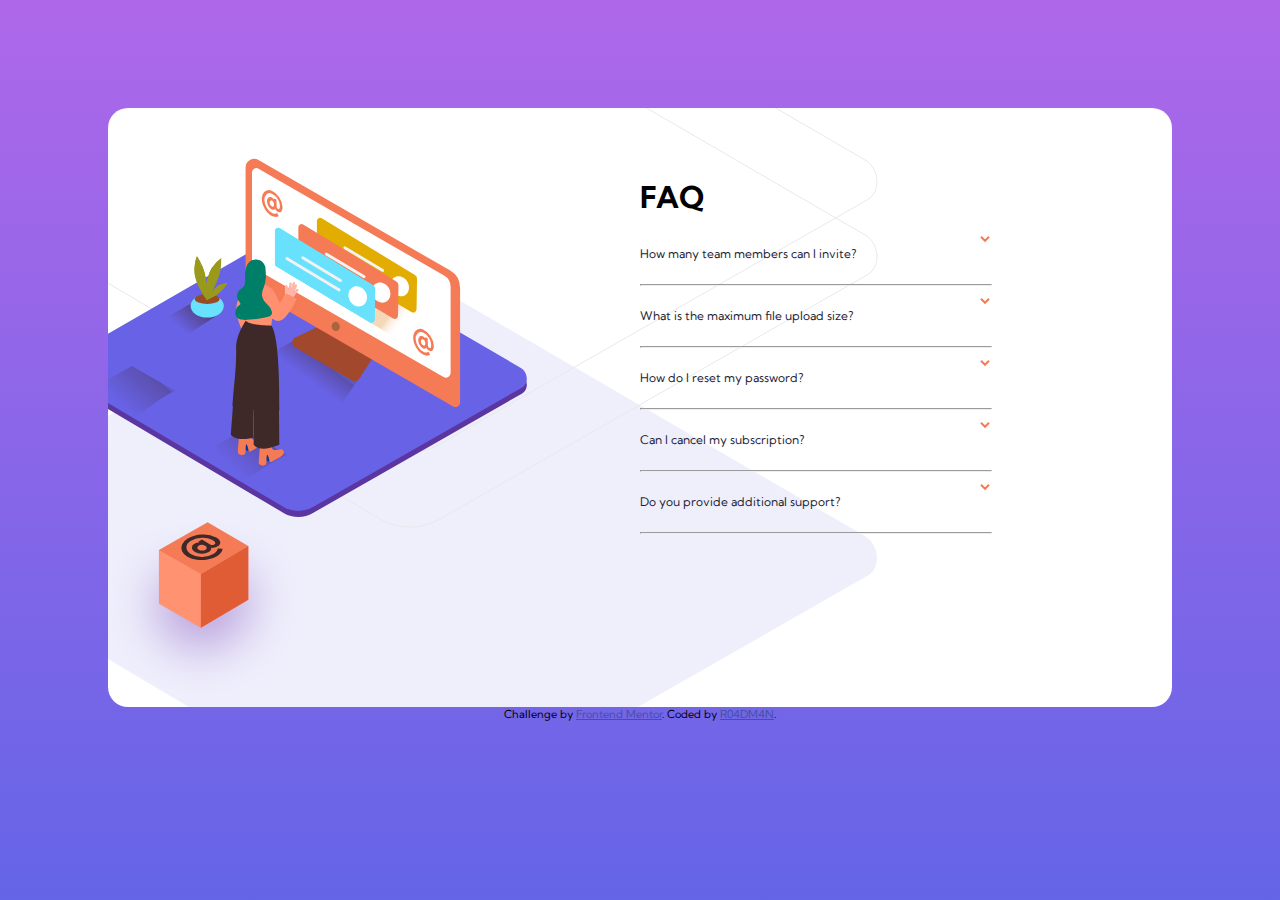
<file: faq-accordion-card-main/index.html>
<!DOCTYPE html>
<html lang="en">
<head>
  <meta charset="UTF-8">
  <meta name="viewport" content="width=device-width, initial-scale=1.0"> <!-- displays site properly
     based on user's device -->

  <link rel="icon" type="image/png" sizes="32x32" href="./images/favicon-32x32.png">
  <link rel="stylesheet" href="style.css">
  <script src="script.js"></script>
  
  <title>Frontend Mentor | FAQ Accordion Card</title>

  <!-- Feel free to remove these styles or customise in your own stylesheet 👍 -->
  <style>
    .attribution { font-size: 11px; text-align: center; }
    .attribution a { color: hsl(228, 45%, 44%); }
  </style>
</head>
<body>
  <section class="content">
    <div class="pictures">
      <div class="pics">
        <img src="./images/illustration-woman-online-desktop.svg" class="illustration-desktop">
        <img src="./images/illustration-box-desktop.svg" class="box-desktop">
        <img src="./images/illustration-woman-online-mobile.svg" class="illustration-mobile">
      </div>
    </div>
    <div class="list">
      <h1 class="FAQ"> FAQ</h1>
      <p onclick="accordionDrop('p1')" class="accordion">How many team members can I invite?
        <i class="dropdown-icon"></i>
      </p> 
      <p id="p1" class="panel" >You can invite up to 2 additional users on the Free plan.
          There is no limit on team members for the Premium plan. </p><hr>

      <p onclick="accordionDrop('p2')" class="accordion">What is the maximum file upload size?
        <i class="dropdown-icon"></i>
      </p>
      <p id="p2" class="panel"> No more than 2GB. All files in your account must fit your allotted
          storage space. </p><hr>

      <p onclick="accordionDrop('p3')" class="accordion">How do I reset my password?
        <i class="dropdown-icon"></i>
      </p>
        <p id="p3" class="panel">Click “Forgot password” from the login page or “Change password”
           from your profile page. A reset link will be emailed to you. </p><hr>

      <p onclick="accordionDrop('p4')" class="accordion">Can I cancel my subscription?
        <i class="dropdown-icon"></i>
      </p>
        <p id="p4" class="panel">Yes! Send us a message and we’ll process your request no questions
           asked </p><hr>

      <p onclick="accordionDrop('p5')" class="accordion">Do you provide additional support?
        <i class="dropdown-icon"></i>
      </p>
        <p id="p5" class="panel">Chat and email support is available 24/7. Phone lines are open
           during normal business hours. </p><hr>

    </div>
    
  </section>
  
  <div class="attribution">
    Challenge by <a href="https://www.frontendmentor.io?ref=challenge" target="_blank">
      Frontend Mentor</a>. 
    Coded by <a href="https://github.com/Tofunmiakin">R04DM4N</a>.
  </div>
</body>
</html>
</file>
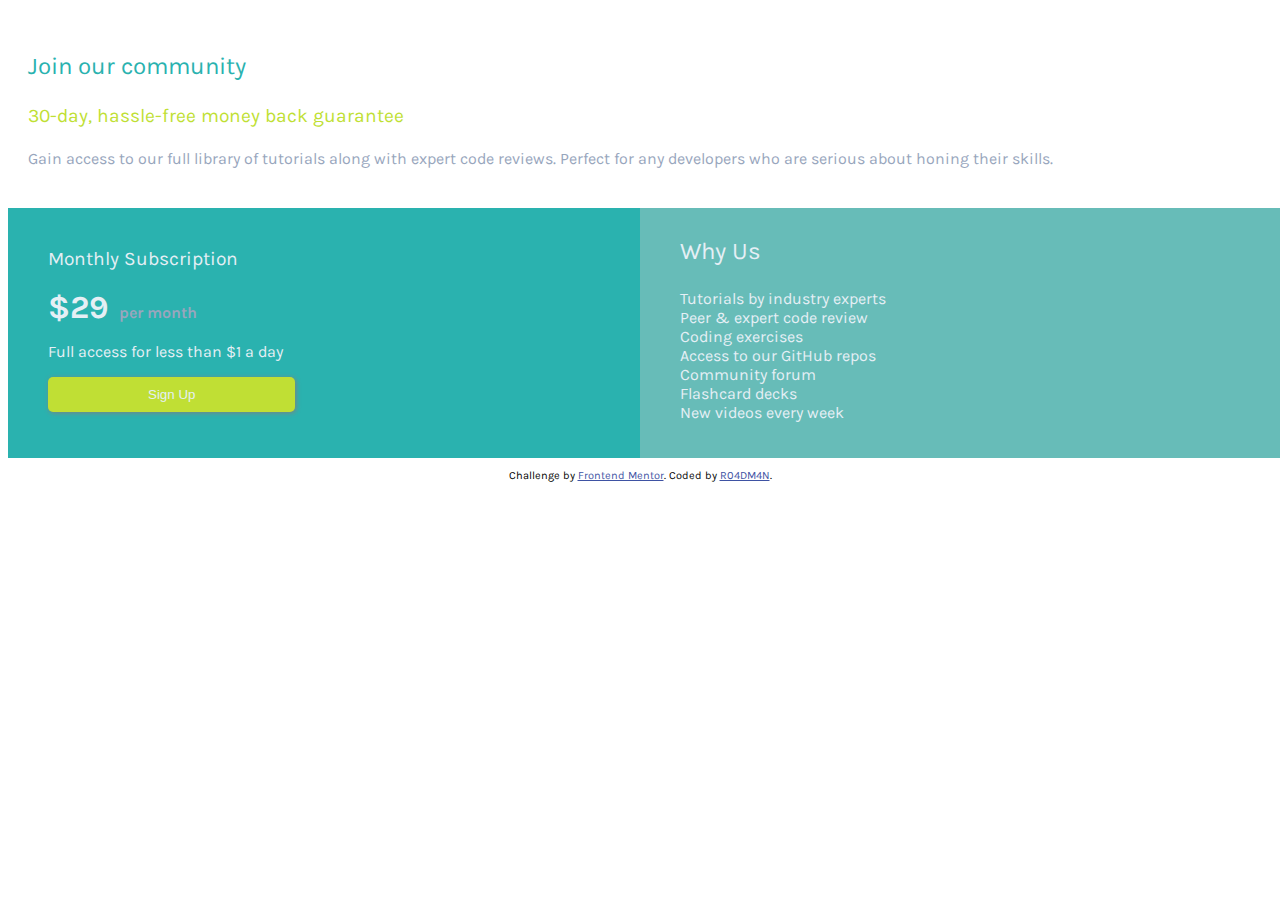
<file: single-price-grid-component-master/single-price-grid-component-master/index.html>
<!DOCTYPE html>
<html lang="en">
<head>
  <meta charset="UTF-8">
  <meta name="viewport" content="width=device-width, initial-scale=1.0"> <!-- displays site properly based on user's device -->

  <link rel="stylesheet" href="style.css">
  <link rel="icon" type="image/png" sizes="32x32" href="./images/favicon-32x32.png">
  
  
  <title>Frontend Mentor | Single Price Grid Component</title>

  <!-- Feel free to remove these styles or customise in your own stylesheet 👍 -->
  <style>
    .attribution { font-size: 11px; text-align: center; }
    .attribution a { color: hsl(228, 45%, 44%); }
  </style>
</head>
<body>
  <div class="content">

    <div class="top-div">
      <p class="header"> Join our community </p>
      
      <p class="second-header"> 30-day, hassle-free money back guarantee </p>
      
      <p class="paragraph"> Gain access to our full library of tutorials along with expert code reviews. 
        Perfect for any developers who are serious about honing their skills.</p>
      </div>
        
      <!-- <div class="bottom-div"> -->
        
        <div class="left-div">
      
          <p class="ms"> Monthly Subscription </p>
          
          <p class="cost"><span><b>&dollar;29</b> per month  </span> </p>
          
          <p class="txt"> Full access for less than &dollar;1 a day </p>
          
          <button class="btn"> Sign Up </button>
        </div>
    
        <div class="right-div">
          
          <p class="wu"> Why Us</p>
          <ul>
            <li> Tutorials by industry experts</li>
            <li>Peer &amp; expert code review</li>
            <li>Coding exercises</li>
            <li>Access to our GitHub repos</li>
            <li>Community forum</li>
            <li>Flashcard decks</li>
            <li>New videos every week</li>
          </ul>
        </div>
      <!-- </div> -->
  </div>
  
  <footer>
      <p class="attribution">
      Challenge by <a href="https://www.frontendmentor.io?ref=challenge" target="_blank">Frontend Mentor</a>. 
      Coded by <a href="https://github.com/Tofunmiakin">R04DM4N</a>.
    </p>
  </footer>
</body>
</html>
</file>
<file: faq-accordion-card-main/style.css>
@import url('https://fonts.googleapis.com/css2?family=Kumbh+Sans:wght@300;400;700&display=swap');

body{
  background-color: hsl(273, 75%, 66%);
  background-image: linear-gradient(hsl(273, 75%, 66%), hsl(240, 73%, 65%));
  height: 100%;
  background-repeat: no-repeat;
  background-attachment: fixed;
  font-family: 'Kumbh Sans' ;
  font-size: 12px;
  padding: 100px;
}

.content{
  background-color: white;
  border-radius: 20px;
  border-bottom-left-radius: 20px;
  display: grid;
  grid-template-columns: 1fr 1fr;
  justify-self: center;
  background-image: url(./images/bg-pattern-desktop.svg);
  background-repeat: no-repeat;
  background-position:-200% 65%;
}

.pictures{
  /* margin-top: 80px; */
  grid-column: 1/2;
 
  overflow: hidden;
  margin: 0;
  padding-top: 50px;
  grid-column: 1/2;
}


.illustration-desktop{
  margin-left: -10%;
}

.list{
  padding-top: 50px;
  text-align: left;
  padding-bottom: 50px;
}

h1{
  font-weight: 700;
  font-size: 30px;
}

.accordion {
  /* background-color: white; */
  color: #444;
  cursor: pointer;
  /* padding: 18px; */
  /* width: 300px; */
  /* border: none; */
  text-align: left;
  /* outline: none; */
  /* font-size: 12px; */
  /* transition: 0.4s; */
  /* grid-column: 1/2; */
  color: hsl(238, 29%, 16%);
  line-height: 3;
  /* padding-left: 0; */
  font-weight: 400;
  /* font-size: 15px; */
}


hr{
  color: hsl(240, 5%, 91%);
  max-width: 350px;
  margin-left: 0;
}

.dropdown-icon{
  content: url(./images/icon-arrow-down.svg);
  /* position: relative; */
  float: right;

}

.accordion:active {
  font-weight: 700;
}

.dropdown-icon:active{
  content: url(./images/icon-arrow-down.svg);
  transform: rotate(180deg);
}

.accordion:hover {
  color: hsl(14, 88%, 65%); 
}


.panel {
  /* padding: 0 18px; */
  /* background-color: white; */
  overflow: hidden;
  /* text-align: center; */
  
  font-weight: 300;
  
  display: none;
}

p{
  color: hsl(240, 6%, 50%);
  font-size: 12px;
  max-width: 350px;
  font-weight: 300;
  /* padding-bottom: 10px; */
}

img.illustration-mobile {
  display: none;
}
</file>
<file: single-price-grid-component-master/single-price-grid-component-master/style.css>
@import url('https://fonts.googleapis.com/css2?family=Karla&display=swap');

body{
  font-family: Karla ;
  font-size: 16px;
  /* padding: 50px; */
  /* grid-template-rows: 1fr auto; */
}

.content{
  display: grid;
  grid-template-columns: 1fr 1fr;
}

.top-div{
  padding: 20px;
  grid-row: 1/2;
  grid-column: 1/span 2;
}

.header{
  font-weight: 400;
  color: hsl(179, 62%, 43%);
  font-size: 1.5rem;
}

.second-header{
  font-weight: 400;
  font-size: 1.2rem;
  color: hsl(71, 73%, 54%);
}

.paragraph{
  font-weight: 400;
  color:hsl(218, 22%, 67%) ;
  line-height: 1.6;
}

/* .bottom-div{
  display: grid;
  grid-template-columns: 1fr 1fr;
} */

.left-div{
  background-color:hsl(179, 62%, 43%) ;
  padding: 20px;
  padding-left: 40px;
  grid-column: 1/2;
  grid-row: 2/3;
  width: 100%;
}

.ms{
  font-weight: 400;
  font-size: 1.2rem;
  color: hsl(204, 43%, 93%) ;
}

/* .price{
  font-weight: 700;
  font-size: 2rem;
  color: hsl(204, 43%, 93%)
} */


span b{
  font-size: 2rem;
  color: hsl(204, 43%, 93%) ;
  font-weight: 700;
  padding-right: 6px;

}

span{
  color:hsl(218, 22%, 67%) ;
  font-weight: 700;
}

.txt{
  color: hsl(204, 43%, 93%) ;
}

.btn{
  padding-top: 10px;
  padding-bottom: 10px;
  padding-right: 100px;
  padding-left: 100px;
  background-color: hsl(71, 73%, 54%) ;
  color:  hsl(204, 43%, 93%);
  border: none;
  border-radius: 5px;
  box-shadow: 1px 1px 5px grey;
}

.right-div{
  background-color:hsl(177, 39%, 57%) ;
  padding: 20px;
  padding-top: 5px;
  grid-column: 2/3;
  grid-row: 2/3;
  width: 100%;
}

.wu{
  color: hsl(204, 43%, 93%) ;
  font-size: 1.5rem;
  padding-left: 20px;
}

ul{
  list-style-type: none;
  padding-left: 20px;
  color: hsl(204, 43%, 93%) ;
  font-weight: 400;
}

/* li:not(:last-child) {
  margin-bottom: 1px;
} */

@media all and (max-width: 650px) {
  .content{
    display: flex;
    flex-wrap: wrap;
  }

  .left-div{
    justify-content: center;
    padding: 1rem;
    padding-left: 2rem;
  }
}
</file>
